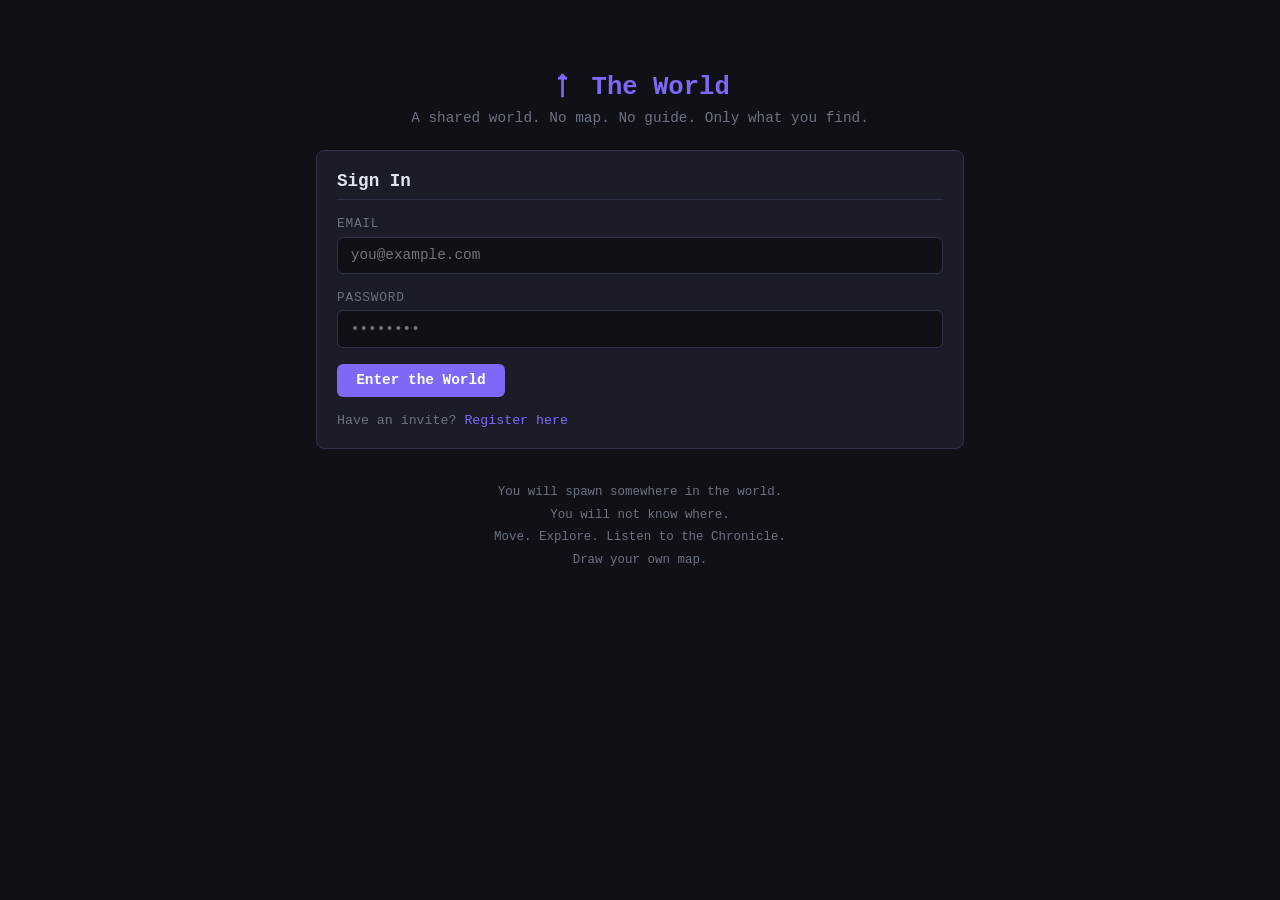
<file: index.html>
<!DOCTYPE html>
<html lang="en">
<head>
  <meta charset="UTF-8">
  <meta name="viewport" content="width=device-width, initial-scale=1.0">
  <title>The World — Enter</title>
  <link rel="stylesheet" href="css/style.css">
</head>
<body>
<div class="container">
  <div style="text-align:center; padding: 3rem 0 1.5rem;">
    <h1>⭡ The World</h1>
    <p style="color:var(--muted); font-size:.9rem; margin-top:.5rem;">
      A shared world. No map. No guide. Only what you find.
    </p>
  </div>

  <!-- SIGN IN -->
  <div class="card" id="login-form">
    <h2>Sign In</h2>
    <div class="form-group">
      <label>Email</label>
      <input type="email" id="login-email" placeholder="you@example.com">
    </div>
    <div class="form-group">
      <label>Password</label>
      <input type="password" id="login-password" placeholder="••••••••">
    </div>
    <button class="btn btn-primary" id="login-btn">Enter the World</button>
    <div id="login-error" class="error hidden"></div>
    <p style="margin-top:1rem; font-size:.83rem; color:var(--muted);">
      Have an invite? <a href="#" id="show-register">Register here</a>
    </p>
  </div>

  <!-- REGISTER -->
  <div class="card hidden" id="register-form">
    <h2>Create Account</h2>
    <div class="form-group">
      <label>Invite Code</label>
      <input type="text" id="reg-code" placeholder="e.g. 4F8931" autocomplete="off" style="text-transform:uppercase;letter-spacing:.12em">
    </div>
    <div class="form-group">
      <label>Display Name</label>
      <input type="text" id="reg-name" placeholder="How you'll appear to the world">
    </div>
    <div class="form-group">
      <label>Email</label>
      <input type="email" id="reg-email" placeholder="you@example.com">
    </div>
    <div class="form-group">
      <label>Password</label>
      <input type="password" id="reg-password" placeholder="min 6 characters">
    </div>
    <button class="btn btn-primary" id="register-btn">Begin Your Journey</button>
    <div id="reg-error" class="error hidden"></div>
    <div id="reg-success" class="success-msg hidden"></div>
    <p style="margin-top:1rem; font-size:.83rem; color:var(--muted);">
      Already registered? <a href="#" id="show-login">Sign in</a>
    </p>
  </div>

  <div style="text-align:center; margin-top:2rem; font-size:.78rem; color:var(--muted); line-height:1.8;">
    You will spawn somewhere in the world.<br>
    You will not know where.<br>
    Move. Explore. Listen to the Chronicle.<br>
    Draw your own map.
  </div>
</div>

<script type="module">
  import { supabase, db } from './js/supabase.js'
  import { login, register } from './js/auth.js'

  const { data: { session } } = await supabase.auth.getSession()
  if (session) window.location.href = 'portal.html'

  const showErr = (el, msg) => { el.textContent = msg; el.classList.remove('hidden') }
  const hideEl  = el => el.classList.add('hidden')

  document.getElementById('show-register').addEventListener('click', e => {
    e.preventDefault()
    document.getElementById('login-form').classList.add('hidden')
    document.getElementById('register-form').classList.remove('hidden')
    document.getElementById('reg-code').focus()
  })
  document.getElementById('show-login').addEventListener('click', e => {
    e.preventDefault()
    document.getElementById('register-form').classList.add('hidden')
    document.getElementById('login-form').classList.remove('hidden')
  })

  // Auto-uppercase invite code as user types
  document.getElementById('reg-code').addEventListener('input', e => {
    const pos = e.target.selectionStart
    e.target.value = e.target.value.toUpperCase()
    e.target.setSelectionRange(pos, pos)
  })

  document.getElementById('login-btn').addEventListener('click', async () => {
    const email    = document.getElementById('login-email').value.trim()
    const password = document.getElementById('login-password').value
    const errEl    = document.getElementById('login-error')
    hideEl(errEl)
    const { error } = await login(email, password)
    if (error) { showErr(errEl, error.message); return }
    window.location.href = 'portal.html'
  })

  document.getElementById('register-btn').addEventListener('click', async () => {
    const code     = document.getElementById('reg-code').value.trim().toUpperCase()
    const name     = document.getElementById('reg-name').value.trim()
    const email    = document.getElementById('reg-email').value.trim()
    const password = document.getElementById('reg-password').value
    const errEl    = document.getElementById('reg-error')
    const sucEl    = document.getElementById('reg-success')
    hideEl(errEl); hideEl(sucEl)

    if (!code)               { showErr(errEl, 'An invite code is required'); return }
    if (!name)               { showErr(errEl, 'Display name is required'); return }
    if (!email)              { showErr(errEl, 'Email is required'); return }
    if (password.length < 6) { showErr(errEl, 'Password must be at least 6 characters'); return }

    // Validate code before creating account
    const { data: codeRow, error: codeErr } = await db.player
      .from('invite_codes')
      .select('id, use_count, max_uses, expires_at')
      .eq('code', code)
      .maybeSingle()

    if (codeErr || !codeRow) {
      showErr(errEl, 'Invalid invite code'); return
    }
    if (codeRow.use_count >= codeRow.max_uses) {
      showErr(errEl, 'That invite code has already been used'); return
    }
    if (codeRow.expires_at && new Date(codeRow.expires_at) < new Date()) {
      showErr(errEl, 'That invite code has expired'); return
    }

    const btn = document.getElementById('register-btn')
    btn.disabled = true
    btn.textContent = 'Entering the world…'

    const { error: regErr } = await register(email, password, name)
    if (regErr) {
      showErr(errEl, regErr.message)
      btn.disabled = false
      btn.textContent = 'Begin Your Journey'
      return
    }

    // Get session (if email confirm is off, it exists immediately)
    const { data: { session: newSession } } = await supabase.auth.getSession()

    if (newSession) {
      // Consume the invite code now that we have an authenticated user
      await db.player.rpc('use_invite_code', {
        p_code:      code,
        p_player_id: newSession.user.id
      })
      window.location.href = 'portal.html'
    } else {
      sucEl.textContent = 'Account created! Check your email to confirm, then sign in.'
      sucEl.classList.remove('hidden')
      btn.disabled = false
      btn.textContent = 'Begin Your Journey'
    }
  })
</script>
</body>
</html>
</file>
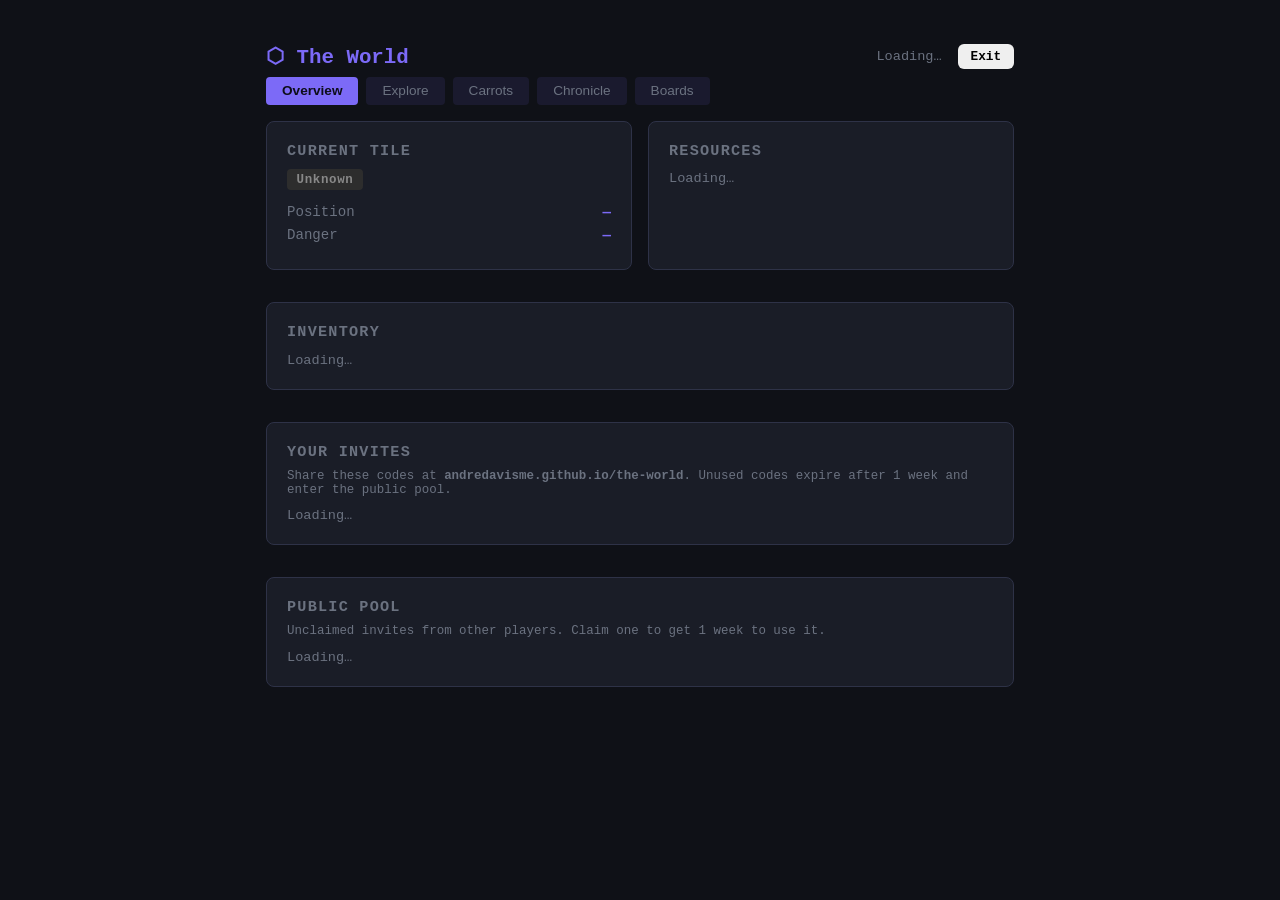
<file: portal.html>
<!DOCTYPE html>
<html lang="en">
<head>
  <meta charset="UTF-8">
  <meta name="viewport" content="width=device-width, initial-scale=1.0">
  <title>The World — Portal</title>
  <link rel="stylesheet" href="css/style.css">
  <style>
    .portal-grid{display:grid;grid-template-columns:1fr 1fr;gap:1rem;margin-top:1rem}
    .portal-grid .full-width{grid-column:1/-1}
    .stat-row{display:flex;justify-content:space-between;align-items:center;margin:.4rem 0;font-size:.88rem}
    .stat-label{color:var(--muted)} .stat-val{font-weight:600;color:var(--accent)}
    .bar-wrap{background:#1a1a2e;border-radius:4px;height:8px;flex:1;margin:0 .75rem}
    .bar-fill{height:8px;border-radius:4px;background:var(--accent);transition:width .4s}
    .tile-badge{display:inline-block;padding:.2rem .6rem;border-radius:4px;font-size:.78rem;font-weight:700;letter-spacing:.05em;margin-bottom:.5rem}
    .env-ocean{background:#0a3d62;color:#74b9ff} .env-forest{background:#1e3c1e;color:#55efc4}
    .env-mountain{background:#2d3436;color:#b2bec3} .env-desert{background:#3d2b00;color:#fdcb6e}
    .env-jungle{background:#003d1e;color:#00b894} .env-swamp{background:#1e2d1e;color:#81b214}
    .env-freshwater{background:#003d4d;color:#00cec9} .env-unknown{background:#2d2d2d;color:#888}
    .nav-tabs{display:flex;gap:.5rem;margin-bottom:1rem;flex-wrap:wrap}
    .nav-tab{padding:.4rem 1rem;border-radius:4px;cursor:pointer;background:#1a1a2e;color:var(--muted);font-size:.85rem;border:none;transition:background .2s,color .2s}
    .nav-tab.active{background:var(--accent);color:#0d0d1a;font-weight:700}
    .tab-panel{display:none} .tab-panel.active{display:block}
    .entry{border-bottom:1px solid #1a1a2e;padding:.6rem 0;font-size:.85rem;line-height:1.6}
    .entry .ts{color:var(--muted);font-size:.75rem}
    .board-select{background:#1a1a2e;color:var(--text);border:1px solid #333;border-radius:4px;padding:.4rem;width:100%;margin-bottom:.75rem}
    .post-item{border-bottom:1px solid #1a1a2e;padding:.6rem 0;font-size:.85rem}
    .post-author{color:var(--accent);font-size:.78rem}
    .post-input{width:100%;background:#1a1a2e;color:var(--text);border:1px solid #333;border-radius:4px;padding:.5rem;font-size:.85rem;margin:.4rem 0;resize:vertical;box-sizing:border-box}
    .carrot-item{display:flex;align-items:center;gap:.75rem;padding:.5rem 0;border-bottom:1px solid #1a1a2e;font-size:.85rem}
    .rarity-common{color:#b2bec3} .rarity-uncommon{color:#00cec9} .rarity-rare{color:#6c5ce7} .rarity-legendary{color:#fdcb6e} .rarity-mythic{color:#e17055}
    .move-grid{display:grid;grid-template-columns:repeat(3,48px);gap:.4rem;margin:.75rem auto;width:fit-content}
    .move-btn{width:48px;height:48px;border-radius:6px;border:none;background:#1a1a2e;color:var(--text);font-size:1.2rem;cursor:pointer;transition:background .15s}
    .move-btn:hover:not(:disabled){background:var(--accent);color:#0d0d1a}
    .move-btn:disabled{opacity:.35;cursor:default}
    #move-feedback{font-size:.82rem;color:var(--muted);text-align:center;min-height:1.4rem;margin-top:.4rem}
    .encounter-banner{border-radius:6px;padding:.7rem 1rem;margin-top:.6rem;font-size:.88rem;text-align:center;font-weight:600;display:none;line-height:1.5}
    .encounter-Common{background:#2d2d3d;color:#b2bec3}
    .encounter-Uncommon{background:#003d3d;color:#00cec9}
    .encounter-Rare{background:#2a1a4e;color:#a29bfe}
    .encounter-Legendary{background:#3d2e00;color:#fdcb6e}
    .encounter-Mythic{background:#3d1500;color:#e17055}
    #action-panel{margin-top:1rem;display:none}
    .action-panel-header{font-size:.78rem;color:var(--muted);margin-bottom:.5rem;letter-spacing:.06em;text-transform:uppercase}
    .action-btns{display:flex;flex-wrap:wrap;gap:.4rem}
    .action-btn{padding:.4rem .85rem;border-radius:5px;border:1px solid #333;background:#1a1a2e;color:var(--text);font-size:.8rem;cursor:pointer;transition:background .15s,border-color .15s}
    .action-btn:hover:not(:disabled){background:#252540;border-color:var(--accent)}
    .action-btn:disabled{opacity:.35;cursor:default}
    .action-btn .cost{color:var(--muted);font-size:.72rem;margin-left:.3rem}
    #action-result{margin-top:.6rem;padding:.6rem .8rem;border-radius:6px;background:#1a1a2e;font-size:.83rem;line-height:1.6;display:none}
    .result-rarity{font-weight:700;margin-bottom:.2rem}
    .outpost-badge{display:inline-flex;align-items:center;gap:.4rem;padding:.25rem .65rem;border-radius:4px;background:#1a1a2e;border:1px solid #6c5ce7;color:#a29bfe;font-size:.78rem;margin-top:.4rem}
    .muted{color:var(--muted);font-size:.85rem} .error-msg{color:#e17055;font-size:.83rem;margin:.4rem 0}
    /* invite codes */
    .invite-row{display:flex;justify-content:space-between;align-items:center;padding:.35rem 0;border-bottom:1px solid #1a1a2e;font-size:.85rem}
    .invite-code{font-family:monospace;letter-spacing:.12em;font-weight:700;color:var(--accent)}
    .invite-expiry{color:var(--muted);font-size:.75rem}
    .invite-used{opacity:.4;text-decoration:line-through}
    .pool-item{display:flex;justify-content:space-between;align-items:center;padding:.35rem 0;border-bottom:1px solid #1a1a2e;font-size:.85rem;gap:.5rem}
    .btn-xs{padding:.2rem .65rem;font-size:.75rem;border-radius:4px;border:1px solid var(--accent);background:transparent;color:var(--accent);cursor:pointer}
    .btn-xs:hover{background:var(--accent);color:#0d0d1a}
  </style>
</head>
<body>
<div class="container" style="max-width:780px">

  <div style="display:flex;justify-content:space-between;align-items:center;padding:1.25rem 0 .5rem">
    <h1 style="font-size:1.3rem;margin:0">⬡ The World</h1>
    <div style="display:flex;align-items:center;gap:1rem">
      <span id="player-name" style="font-size:.85rem;color:var(--muted)">Loading…</span>
      <button class="btn" id="logout-btn" style="padding:.3rem .8rem;font-size:.8rem">Exit</button>
    </div>
  </div>

  <div class="nav-tabs">
    <button class="nav-tab active" data-tab="overview">Overview</button>
    <button class="nav-tab" data-tab="explore">Explore</button>
    <button class="nav-tab" data-tab="carrots">Carrots</button>
    <button class="nav-tab" data-tab="chronicle">Chronicle</button>
    <button class="nav-tab" data-tab="boards">Boards</button>
  </div>

  <!-- OVERVIEW -->
  <div class="tab-panel active" id="tab-overview">
    <div class="portal-grid">
      <div class="card">
        <h3 style="margin-bottom:.6rem">Current Tile</h3>
        <div id="tile-env" class="tile-badge env-unknown">Unknown</div>
        <div class="stat-row"><span class="stat-label">Position</span><span class="stat-val" id="tile-pos">—</span></div>
        <div class="stat-row"><span class="stat-label">Danger</span><span class="stat-val" id="tile-risk">—</span></div>
      </div>
      <div class="card">
        <h3 style="margin-bottom:.6rem">Resources</h3>
        <div id="resource-bars"><span class="muted">Loading…</span></div>
      </div>
      <div class="card full-width">
        <h3 style="margin-bottom:.6rem">Inventory</h3>
        <div id="inventory-list"><span class="muted">Loading…</span></div>
      </div>
      <div class="card full-width">
        <h3 style="margin-bottom:.5rem">Your Invites</h3>
        <p style="font-size:.78rem;color:var(--muted);margin-bottom:.6rem">Share these codes at <strong>andredavisme.github.io/the-world</strong>. Unused codes expire after 1 week and enter the public pool.</p>
        <div id="invite-list"><span class="muted">Loading…</span></div>
      </div>
      <div class="card full-width">
        <h3 style="margin-bottom:.5rem">Public Pool</h3>
        <p style="font-size:.78rem;color:var(--muted);margin-bottom:.6rem">Unclaimed invites from other players. Claim one to get 1 week to use it.</p>
        <div id="pool-list"><span class="muted">Loading…</span></div>
      </div>
    </div>
  </div>

  <!-- EXPLORE -->
  <div class="tab-panel" id="tab-explore">
    <div class="card">
      <h3>Move</h3>
      <p id="tile-context" style="font-size:.83rem;color:var(--muted);margin:.25rem 0 .5rem">Each move costs stamina. Unknown tiles trigger an encounter roll.</p>
      <div class="move-grid">
        <button class="move-btn" data-dir="NW">⬉</button>
        <button class="move-btn" data-dir="N">⬆</button>
        <button class="move-btn" data-dir="NE">⬈</button>
        <button class="move-btn" data-dir="W">⬅</button>
        <button class="move-btn" style="background:transparent;cursor:default">⬡</button>
        <button class="move-btn" data-dir="E">➡</button>
        <button class="move-btn" data-dir="SW">⬋</button>
        <button class="move-btn" data-dir="S">⬇</button>
        <button class="move-btn" data-dir="SE">⬊</button>
      </div>
      <div id="move-feedback"></div>
      <div id="encounter-banner" class="encounter-banner"></div>
      <div id="action-panel">
        <div class="action-panel-header">What do you do?</div>
        <div id="outpost-info"></div>
        <div class="action-btns" id="action-btns"></div>
        <div id="action-result"></div>
      </div>
    </div>
    <div class="card" style="margin-top:1rem">
      <h3>Active Clues</h3>
      <div id="clue-list"><span class="muted">Loading clues…</span></div>
    </div>
  </div>

  <!-- CARROTS -->
  <div class="tab-panel" id="tab-carrots">
    <div class="card">
      <h3>Carrots Collected</h3>
      <div id="carrot-list"><span class="muted">Loading…</span></div>
    </div>
  </div>

  <!-- CHRONICLE -->
  <div class="tab-panel" id="tab-chronicle">
    <div class="card">
      <h3>The Chronicle</h3>
      <p style="font-size:.8rem;color:var(--muted);margin-bottom:.75rem">A living record of what has happened in the world.</p>
      <div id="chronicle-list"><span class="muted">Loading…</span></div>
    </div>
  </div>

  <!-- BOARDS -->
  <div class="tab-panel" id="tab-boards">
    <div class="card">
      <h3>Message Boards</h3>
      <select class="board-select" id="board-select"><option value="">Loading…</option></select>
      <div id="posts-list"><span class="muted">Select a board above.</span></div>
      <div style="margin-top:.75rem">
        <textarea class="post-input" id="new-post" rows="2" placeholder="Write a message to the world…"></textarea>
        <button class="btn btn-primary" id="post-btn" style="width:100%">Post</button>
        <div id="post-error" class="error-msg hidden"></div>
      </div>
    </div>
  </div>

</div>
<script type="module">
  import { supabase, db } from './js/supabase.js'
  import { requireAuth, logout } from './js/auth.js'
  import { loadChronicle } from './js/chronicle.js'
  import { getBoards, getPosts, postMessage } from './js/boards.js'
  import { getPlayerState, getResources, getAdjacentTiles, movePlayer } from './js/game.js'

  const session = await requireAuth()
  if (!session) throw new Error('not authed')
  const ME = session.user.id

  document.getElementById('logout-btn').addEventListener('click', logout)

  document.querySelectorAll('.nav-tab').forEach(btn => {
    btn.addEventListener('click', () => {
      document.querySelectorAll('.nav-tab').forEach(b => b.classList.remove('active'))
      document.querySelectorAll('.tab-panel').forEach(p => p.classList.remove('active'))
      btn.classList.add('active')
      document.getElementById('tab-' + btn.dataset.tab).classList.add('active')
    })
  })

  let cachedState = null

  async function loadState() {
    const { data, error } = await getPlayerState()
    if (error || !data) { console.error('state:', error); return }
    cachedState = data
    document.getElementById('player-name').textContent = data.display_name || 'Explorer'
    document.getElementById('tile-pos').textContent    = `(${data.col ?? '?'}, ${data.row ?? '?'})`
    document.getElementById('tile-risk').textContent   = data.risk_rating ?? '—'
    const env = (data.environment || 'unknown').toLowerCase()
    const envEl = document.getElementById('tile-env')
    envEl.textContent = data.environment || 'Unknown'
    envEl.className = `tile-badge env-${env}`
    renderResources(data.resources)
  }

  function renderResources(res) {
    const el = document.getElementById('resource-bars')
    if (!res) { el.innerHTML = '<span class="muted">No resource data.</span>'; return }
    const entries = Array.isArray(res) ? res : Object.entries(res).map(([k,v]) => ({ resource: k, current: v, max: 100 }))
    if (!entries.length) { el.innerHTML = '<span class="muted">No resources found.</span>'; return }
    const colors = { vitality:'var(--accent)', stamina:'#00b894', focus:'#a29bfe', influence:'#fd79a8', luck:'#fdcb6e' }
    el.innerHTML = entries.map(r => {
      const key = (r.resource || r.resource_type || '').toLowerCase()
      const cur = r.current ?? r.current_value ?? 0
      const max = r.max ?? r.max_value ?? 100
      const pct = Math.min(100, Math.round((cur / (max || 100)) * 100))
      const color = colors[key] || 'var(--accent)'
      return `<div class="stat-row">
        <span class="stat-label">${r.resource || r.resource_type}</span>
        <div class="bar-wrap"><div class="bar-fill" style="width:${pct}%;background:${color}"></div></div>
        <span class="stat-val">${cur}</span>
      </div>`
    }).join('')
  }

  async function loadInventory() {
    if (!cachedState?.player_id) return
    const { data } = await db.player.from('inventory')
      .select('item_name, quantity').eq('player_id', cachedState.player_id)
    const el = document.getElementById('inventory-list')
    if (!data?.length) { el.innerHTML = '<span class="muted">Your pack is empty.</span>'; return }
    el.innerHTML = data.map(i => `<div class="stat-row"><span>${i.item_name}</span><span class="stat-val">×${i.quantity}</span></div>`).join('')
  }

  // ── Invites ──────────────────────────────────────────────────
  async function loadInvites() {
    // Sweep expired codes into pool first
    await db.player.rpc('sweep_expired_invites')

    // My codes
    const { data: mine } = await db.player.from('invite_codes')
      .select('code, status, use_count, max_uses, expires_at')
      .eq('owner_player_id', ME)
      .order('created_at', { ascending: true })

    const invEl = document.getElementById('invite-list')
    if (!mine?.length) {
      invEl.innerHTML = '<span class="muted">No invites yet — you receive 3 after someone uses your code.</span>'
    } else {
      invEl.innerHTML = mine.map(c => {
        const isUsed   = c.status === 'used'
        const isPooled = c.status === 'pooled'
        const exp      = c.expires_at ? new Date(c.expires_at) : null
        const expStr   = exp ? `expires ${exp.toLocaleDateString()}` : 'no expiry'
        const rowClass = (isUsed || isPooled) ? 'invite-row invite-used' : 'invite-row'
        const label    = isUsed ? 'used' : isPooled ? 'pooled' : expStr
        return `<div class="${rowClass}">
          <span class="invite-code">${c.code}</span>
          <span class="invite-expiry">${label}</span>
        </div>`
      }).join('')
    }

    // Public pool (not mine, claimed_by is null, pooled status)
    const { data: pool } = await db.player.from('invite_codes')
      .select('code, pooled_at')
      .eq('status', 'pooled')
      .neq('owner_player_id', ME)
      .order('pooled_at', { ascending: true })
      .limit(10)

    const poolEl = document.getElementById('pool-list')
    if (!pool?.length) {
      poolEl.innerHTML = '<span class="muted">The pool is empty right now.</span>'
    } else {
      poolEl.innerHTML = pool.map(c =>
        `<div class="pool-item">
          <span class="invite-code">${c.code}</span>
          <span class="invite-expiry">pooled ${new Date(c.pooled_at).toLocaleDateString()}</span>
          <button class="btn-xs" data-claim="${c.code}">Claim</button>
        </div>`
      ).join('')

      poolEl.querySelectorAll('[data-claim]').forEach(btn => {
        btn.addEventListener('click', async () => {
          btn.disabled = true; btn.textContent = '…'
          const { data, error } = await db.player.rpc('claim_pooled_invite', {
            p_code:      btn.dataset.claim,
            p_player_id: ME
          })
          if (error || !data?.success) {
            btn.textContent = data?.reason || 'Unavailable'
            return
          }
          btn.closest('.pool-item').innerHTML =
            `<span class="invite-code">${data.code}</span>
             <span style="color:#00b894;font-size:.78rem">✓ Claimed — expires ${new Date(data.expires_at).toLocaleDateString()}</span>`
          loadInvites()
        })
      })
    }
  }

  async function loadAndRenderClues() {
    const el = document.getElementById('clue-list')
    if (!cachedState?.player_id) { el.innerHTML = '<span class="muted">No player data.</span>'; return }
    const { data } = await db.game.from('clues')
      .select('hint_text, status, created_at')
      .eq('status', 'active')
      .order('created_at', { ascending: false })
    if (!data?.length) { el.innerHTML = '<span class="muted">No active clues. Keep exploring.</span>'; return }
    el.innerHTML = data.map(c =>
      `<div class="entry"><div>${c.hint_text}</div><div class="ts">${new Date(c.created_at).toLocaleString()}</div></div>`
    ).join('')
  }

  async function loadAndRenderCarrots() {
    const el = document.getElementById('carrot-list')
    const { data } = await db.game.from('carrots')
      .select('label, attribute, rarity, reward_description, discovered_at')
      .eq('status', 'found')
      .order('discovered_at', { ascending: false })
    if (!data?.length) { el.innerHTML = '<span class="muted">None found yet. Follow the clues.</span>'; return }
    el.innerHTML = data.map(c =>
      `<div class="carrot-item"><span style="font-size:1.2rem">🥕</span>
      <div><div class="rarity-${c.rarity?.toLowerCase()}">${c.rarity} — ${c.attribute}</div>
      <div style="font-weight:600">${c.label||''}</div>
      <div style="color:var(--muted);font-size:.78rem">${c.reward_description||''}</div></div></div>`
    ).join('')
  }

  const encounterFlavour = {
    Common:    { icon: '👁', lines: ['Something stirs in the undergrowth.', 'A presence watches from the shadows.', 'The world noticed you arrive.'] },
    Uncommon:  { icon: '⚡', lines: ['The air crackles with unusual energy.', 'An uncommon force stirs nearby.', 'Something here is worth paying attention to.'] },
    Rare:      { icon: '💠', lines: ['A rare pulse ripples through the tile.', 'The ecosystem reacts strangely to your presence.', 'Something precious stirs.'] },
    Legendary: { icon: '🔥', lines: ['The ground trembles beneath you.', 'A legendary force has awakened.', 'Stories will be told of this moment.'] },
    Mythic:    { icon: '✦', lines: ['Reality fractures at the edges.', 'A mythic presence fills the air.', 'Few have stood here and walked away unchanged.'] },
  }

  function showEncounterBanner(rarity) {
    const banner = document.getElementById('encounter-banner')
    if (!rarity) { banner.style.display = 'none'; return }
    const f = encounterFlavour[rarity] || { icon: '?', lines: [`Encounter: ${rarity}`] }
    const line = f.lines[Math.floor(Math.random() * f.lines.length)]
    banner.className = `encounter-banner encounter-${rarity}`
    banner.style.display = 'block'
    banner.innerHTML = `<div>${f.icon} <strong>${rarity} Encounter</strong></div><div style="font-weight:400;margin-top:.2rem">${line}</div>`
    setTimeout(() => { banner.style.display = 'none' }, 8000)
  }

  const envActions = {
    Forest:     ['Explore','Hunt','Study','Endure','Trigger_Encounter','Establish_Outpost'],
    Jungle:     ['Explore','Hunt','Excavate','Study','Endure','Trigger_Encounter','Establish_Outpost'],
    Swamp:      ['Explore','Hunt','Study','Endure','Trigger_Encounter','Establish_Outpost'],
    Mountain:   ['Explore','Excavate','Study','Endure','Trigger_Encounter','Establish_Outpost'],
    Desert:     ['Explore','Excavate','Hunt','Endure','Trigger_Encounter','Establish_Outpost'],
    Ocean:      ['Explore','Hunt','Study','Endure','Trigger_Encounter','Establish_Outpost'],
    Freshwater: ['Explore','Hunt','Study','Endure','Trigger_Encounter','Establish_Outpost'],
    default:    ['Explore','Endure','Trigger_Encounter'],
  }

  const actionMeta = {
    Explore:           { label: 'Explore',           icon: '🔍', cost: '2 Stamina',        resource: 'Stamina',   amount: 2 },
    Hunt:              { label: 'Hunt',              icon: '🏹', cost: '3 Stamina',        resource: 'Stamina',   amount: 3 },
    Excavate:          { label: 'Excavate',          icon: '⛏️',  cost: '3 Stamina',        resource: 'Stamina',   amount: 3 },
    Study:             { label: 'Study',             icon: '📜', cost: '2 Focus',          resource: 'Focus',     amount: 2 },
    Endure:            { label: 'Endure',            icon: '💚', cost: 'Free — +2 Vitality',resource: null,       amount: 0 },
    Trade:             { label: 'Trade',             icon: '🤝', cost: '3 Influence',      resource: 'Influence', amount: 3 },
    Trigger_Encounter: { label: 'Seek Encounter',    icon: '🎲', cost: '1 Luck',           resource: 'Luck',      amount: 1 },
    Establish_Outpost: { label: 'Establish Outpost', icon: '🏠', cost: '5 Influence',      resource: 'Influence', amount: 5 },
  }

  function getResourceVal(resourceName) {
    if (!cachedState?.resources) return 0
    const r = cachedState.resources.find(x => (x.resource||x.resource_type||'').toLowerCase() === resourceName.toLowerCase())
    return r ? (r.current ?? r.current_value ?? 0) : 0
  }

  async function renderActionPanel(tileId, environment, isFirstVisit, hasOutpost, outpostName) {
    const panel  = document.getElementById('action-panel')
    const btns   = document.getElementById('action-btns')
    const info   = document.getElementById('outpost-info')
    const result = document.getElementById('action-result')
    result.style.display = 'none'
    panel.style.display  = 'block'
    info.innerHTML = hasOutpost
      ? `<div class="outpost-badge">🏠 <span>${outpostName || 'Outpost'}</span></div>`
      : ''
    const allowed     = envActions[environment] || envActions.default
    const filtered    = hasOutpost ? allowed.filter(a => a !== 'Establish_Outpost') : allowed
    const finalActions = filtered.filter(a => a !== 'Trade' || hasOutpost)
    btns.innerHTML = finalActions.map(action => {
      const m = actionMeta[action]
      const res = m.resource ? getResourceVal(m.resource) : 999
      const disabled = m.resource && res < m.amount ? 'disabled' : ''
      return `<button class="action-btn" data-action="${action}" data-tile="${tileId}" ${disabled}>
        ${m.icon} ${m.label} <span class="cost">${m.cost}</span>
      </button>`
    }).join('')
    const ctx = document.getElementById('tile-context')
    ctx.textContent = isFirstVisit
      ? `First time here. The ${environment || 'area'} stretches before you.`
      : `You know this ${environment || 'tile'}. Something may still remain.`
  }

  const rarityColors = { Common:'#b2bec3', Uncommon:'#00cec9', Rare:'#a29bfe', Legendary:'#fdcb6e', Mythic:'#e17055' }

  document.getElementById('action-btns').addEventListener('click', async e => {
    const btn = e.target.closest('.action-btn')
    if (!btn || btn.disabled) return
    const action   = btn.dataset.action
    const tileId   = btn.dataset.tile
    const resultEl = document.getElementById('action-result')
    document.querySelectorAll('.action-btn').forEach(b => b.disabled = true)
    resultEl.style.display = 'block'
    resultEl.innerHTML = '<span style="color:var(--muted)">Acting…</span>'
    const { data, error } = await db.game.rpc('resolve_action', {
      p_player_id:   cachedState.player_id,
      p_action_type: action,
      p_tile_id:     tileId
    })
    if (error || !data?.success) {
      const reason = data?.reason || error?.message || 'Something went wrong.'
      resultEl.innerHTML = `<span style="color:#e17055">⚠️ ${reason}</span>`
      document.querySelectorAll('.action-btn').forEach(b => b.disabled = false)
      return
    }
    let html = `<div style="color:var(--text)">${data.outcome || 'Done.'}</div>`
    if (data.rarity) {
      const color = rarityColors[data.rarity] || 'var(--accent)'
      html += `<div class="result-rarity" style="color:${color};margin-top:.3rem">🥕 ${data.rarity} carrot spawned on this tile.</div>`
    }
    if (data.cost > 0) {
      html += `<div style="color:var(--muted);font-size:.78rem;margin-top:.2rem">−${data.cost} ${data.resource}</div>`
    }
    resultEl.innerHTML = html
    await loadState()
    await loadAndRenderClues()
    await loadAndRenderCarrots()
    const { data: tileData } = await db.game.from('world_tiles').select('environment').eq('id', tileId).single()
    const { data: outpost }  = await db.game.from('outposts').select('name').eq('tile_id', tileId).maybeSingle()
    const { data: logRow }   = await db.player.from('exploration_log').select('tile_id').eq('player_id', cachedState.player_id).eq('tile_id', tileId).maybeSingle()
    renderActionPanel(tileId, tileData?.environment, !logRow, !!outpost, outpost?.name)
    document.querySelectorAll('.action-btn').forEach(b => {
      const m = actionMeta[b.dataset.action]
      b.disabled = !!(m?.resource && getResourceVal(m.resource) < m.amount)
    })
  })

  document.querySelectorAll('.move-btn[data-dir]').forEach(btn => {
    btn.addEventListener('click', async () => {
      const fb = document.getElementById('move-feedback')
      if (!cachedState) { fb.textContent = 'State not loaded yet.'; return }
      document.querySelectorAll('.move-btn[data-dir]').forEach(b => b.disabled = true)
      fb.textContent = 'Moving…'
      document.getElementById('encounter-banner').style.display = 'none'
      document.getElementById('action-panel').style.display     = 'none'
      document.getElementById('action-result').style.display    = 'none'
      const tiles  = await getAdjacentTiles(cachedState.col ?? 0, cachedState.row ?? 0)
      const target = tiles.find(t => t.dir === btn.dataset.dir)
      if (!target?.tile_id) {
        fb.textContent = 'No tile in that direction.'
        document.querySelectorAll('.move-btn[data-dir]').forEach(b => b.disabled = false)
        return
      }
      const { data: logRow } = await db.player.from('exploration_log')
        .select('tile_id').eq('player_id', cachedState.player_id).eq('tile_id', target.tile_id).maybeSingle()
      const isFirstVisit = !logRow
      const { data, error } = await movePlayer(cachedState.player_id, target.tile_id)
      if (error) {
        fb.textContent = error.message || 'Error moving.'
        document.querySelectorAll('.move-btn[data-dir]').forEach(b => b.disabled = false)
        return
      }
      const env = data?.environment || target.environment || ''
      fb.textContent = isFirstVisit
        ? `You step into the ${env || 'unknown'} for the first time.`
        : `You return to the ${env || 'tile'}.`
      if (isFirstVisit) {
        const riskRating = data?.ecosystem?.risk ?? cachedState.risk_rating ?? 3
        const luckVal    = getResourceVal('Luck')
        const { data: rarity } = await db.game.rpc('roll_encounter', {
          p_risk_rating: riskRating,
          p_luck_bonus:  luckVal * 0.01
        })
        showEncounterBanner(rarity)
      }
      await loadState()
      await loadAndRenderClues()
      const { data: outpost } = await db.game.from('outposts')
        .select('name').eq('tile_id', target.tile_id).maybeSingle()
      renderActionPanel(target.tile_id, data?.environment || env, isFirstVisit, !!outpost, outpost?.name)
      document.querySelectorAll('.move-btn[data-dir]').forEach(b => b.disabled = false)
    })
  })

  async function renderChronicle() {
    const data = await loadChronicle()
    const el   = document.getElementById('chronicle-list')
    if (!data?.length) { el.innerHTML = '<span class="muted">The world is silent… for now.</span>'; return }
    el.innerHTML = data.map(e =>
      `<div class="entry">
        <div style="font-weight:600">${e.headline||''}</div>
        <div>${e.body||''}</div>
        <div class="ts">${e.environment||''} — ${new Date(e.created_at).toLocaleString()}</div>
      </div>`
    ).join('')
  }

  const boards = await getBoards()
  const boardSel = document.getElementById('board-select')
  boardSel.innerHTML = boards?.map(b => `<option value="${b.id}">${b.name}</option>`).join('') || '<option value="">No boards yet</option>'

  async function refreshPosts() {
    const bid = boardSel.value; if (!bid) return
    const posts = await getPosts(bid)
    const el = document.getElementById('posts-list')
    if (!posts?.length) { el.innerHTML = '<span class="muted">No posts yet. Be the first.</span>'; return }
    el.innerHTML = posts.map(p =>
      `<div class="post-item"><div class="post-author">${p.display_name||'Unknown'} • ${new Date(p.created_at).toLocaleString()}</div><div>${p.content||''}</div></div>`
    ).join('')
  }
  boardSel.addEventListener('change', refreshPosts)
  if (boards?.length) refreshPosts()

  document.getElementById('post-btn').addEventListener('click', async () => {
    const body  = document.getElementById('new-post').value.trim()
    const bid   = boardSel.value
    const errEl = document.getElementById('post-error')
    const name  = document.getElementById('player-name').textContent
    errEl.classList.add('hidden')
    if (!body || !bid) return
    const { error } = await postMessage(bid, cachedState?.player_id, name, body)
    if (error) { errEl.textContent = error.message; errEl.classList.remove('hidden'); return }
    document.getElementById('new-post').value = ''
    refreshPosts()
  })

  await loadState()
  await Promise.all([loadInventory(), loadAndRenderClues(), loadAndRenderCarrots(), renderChronicle(), loadInvites()])
</script>
</body>
</html>
</file>
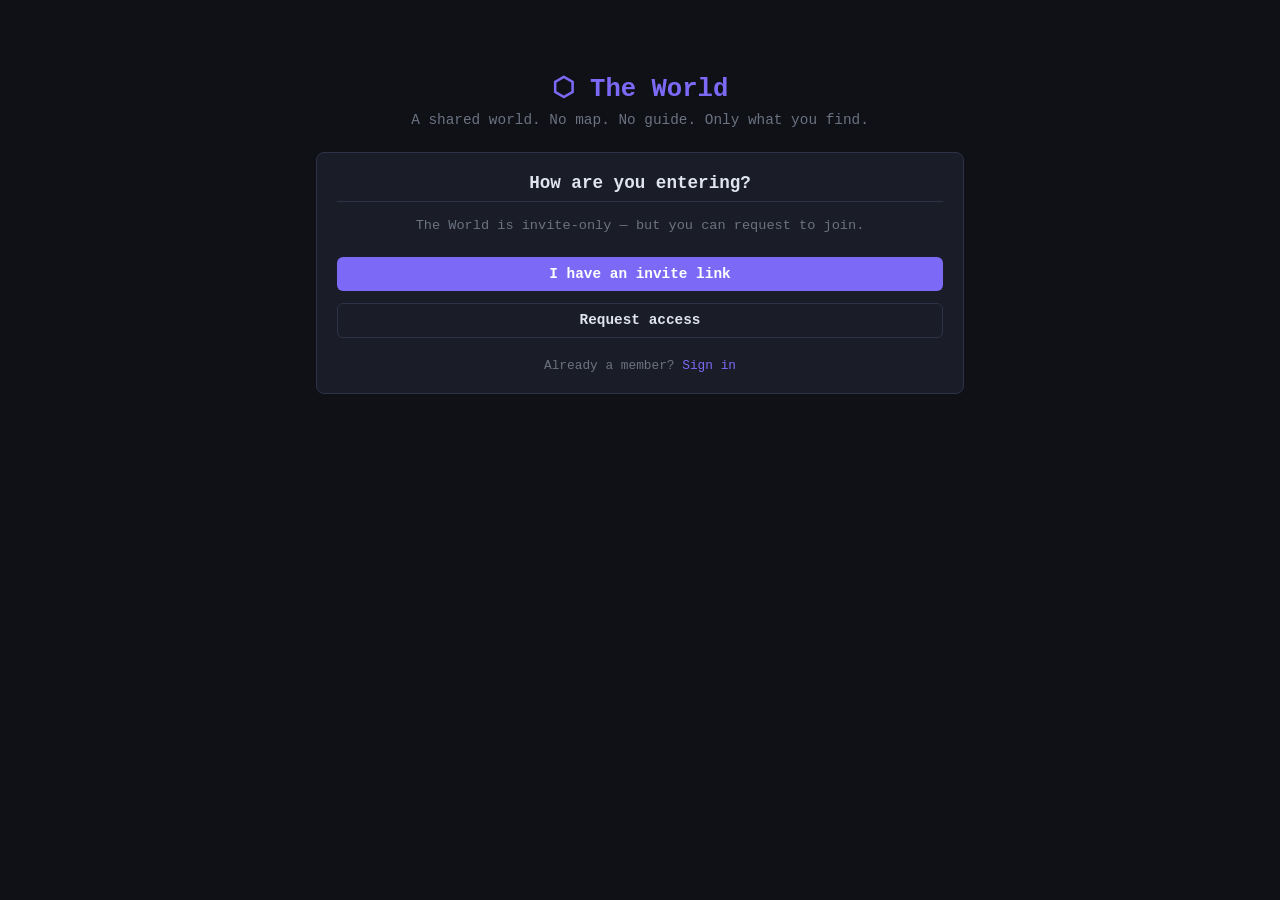
<file: request-access.html>
<!DOCTYPE html>
<html lang="en">
<head>
  <meta charset="UTF-8">
  <meta name="viewport" content="width=device-width, initial-scale=1.0">
  <title>The World — Request Access</title>
  <link rel="stylesheet" href="css/style.css">
</head>
<body>
<div class="container">
  <div style="text-align:center; padding: 3rem 0 1.5rem;">
    <h1>⬡ The World</h1>
    <p style="color:var(--muted); font-size:.9rem; margin-top:.5rem;">
      A shared world. No map. No guide. Only what you find.
    </p>
  </div>

  <!-- Entry choice -->
  <div id="entry-choice" class="card" style="text-align:center;">
    <h2>How are you entering?</h2>
    <p style="color:var(--muted); font-size:.85rem; margin-bottom:1.5rem;">
      The World is invite-only — but you can request to join.
    </p>
    <div style="display:flex; flex-direction:column; gap:.75rem;">
      <button class="btn btn-primary" id="btn-have-invite">I have an invite link</button>
      <button class="btn btn-outline" id="btn-request-access">Request access</button>
    </div>
    <p style="margin-top:1.25rem; font-size:.8rem; color:var(--muted);">
      Already a member? <a href="index.html">Sign in</a>
    </p>
  </div>

  <!-- Token signup (existing flow) -->
  <div id="invite-panel" class="card hidden">
    <h2>Enter Your Invite Code</h2>
    <p style="color:var(--muted); font-size:.85rem; margin-bottom:1rem;">
      Paste the token from your invite link below.
    </p>
    <div class="form-group">
      <label>Invite Token</label>
      <input type="text" id="invite-token" placeholder="e.g. 3f9a2c…" autocomplete="off">
    </div>
    <button class="btn btn-primary" id="verify-token-btn">Verify Invite</button>
    <div id="token-error" class="error hidden"></div>
    <div id="token-success" class="success-msg hidden"></div>
    <p style="margin-top:1rem; font-size:.8rem; color:var(--muted);">
      <a href="#" id="back-from-invite">← Back</a>
    </p>
  </div>

  <!-- Request access form -->
  <div id="request-panel" class="card hidden">
    <h2>Request Access</h2>
    <p style="color:var(--muted); font-size:.85rem; margin-bottom:1rem;">
      Tell us a little about yourself. Staff reviews requests and issues invites manually.
    </p>
    <div class="form-group">
      <label>Your Name</label>
      <input type="text" id="req-name" placeholder="Display name or real name">
    </div>
    <div class="form-group">
      <label>Email</label>
      <input type="email" id="req-email" placeholder="you@example.com">
    </div>
    <div class="form-group">
      <label>Why do you want in?</label>
      <textarea id="req-message" rows="4" placeholder="Tell us how you heard about The World, what draws you to it, or anything else…"></textarea>
    </div>
    <button class="btn btn-primary" id="submit-request-btn">Submit Request</button>
    <div id="req-error" class="error hidden"></div>
    <div id="req-success" class="success-msg hidden"></div>
    <p style="margin-top:1rem; font-size:.8rem; color:var(--muted);">
      <a href="#" id="back-from-request">← Back</a>
    </p>
  </div>

  <!-- Confirmation state -->
  <div id="confirmed-panel" class="card hidden" style="text-align:center;">
    <div style="font-size:2.5rem; margin-bottom:1rem;">✦</div>
    <h2 style="border:none;">Request Submitted</h2>
    <p style="color:var(--muted); font-size:.88rem; line-height:1.7; margin-top:.75rem;">
      Your request has been logged. Staff will review it and, if approved,
      an invite link will be sent to your email.<br><br>
      Most requests are reviewed within a few days.
    </p>
    <p style="margin-top:1.5rem; font-size:.8rem; color:var(--muted);">
      <a href="index.html">← Back to sign in</a>
    </p>
  </div>

</div>

<script type="module" src="js/request-access.js"></script>
</body>
</html>
</file>
<file: css/style.css>
*, *::before, *::after { box-sizing: border-box; margin: 0; padding: 0; }

:root {
  --bg:       #0f1117;
  --surface:  #1a1d27;
  --border:   #2e3247;
  --text:     #e0e4f0;
  --muted:    #6b7280;
  --accent:   #7c6af7;
  --success:  #34d399;
  --warn:     #fbbf24;
  --danger:   #f87171;
  --ocean:    #1a6eaf; --desert: #d4a855; --swamp: #4a6741;
  --jungle:   #2e8b2e; --forest: #1f5c1f; --freshwater: #5bc8e8;
  --mountain: #8b7355;
}

body { background: var(--bg); color: var(--text); font-family: 'Courier New', monospace; min-height: 100vh; }
.container { max-width: 680px; margin: 0 auto; padding: 1.5rem 1rem; }
h1 { font-size: 1.6rem; color: var(--accent); margin-bottom: .25rem; }
h2 { font-size: 1.1rem; color: var(--text); margin-bottom: 1rem; border-bottom: 1px solid var(--border); padding-bottom: .5rem; }
h3 { font-size: .95rem; color: var(--muted); text-transform: uppercase; letter-spacing: .08em; margin-bottom: .75rem; }
a { color: var(--accent); text-decoration: none; }
a:hover { text-decoration: underline; }
nav { display: flex; gap: 1.25rem; padding: .75rem 0; border-bottom: 1px solid var(--border); margin-bottom: 1.5rem; font-size: .85rem; }
.card { background: var(--surface); border: 1px solid var(--border); border-radius: 8px; padding: 1.25rem; margin-bottom: 1rem; }
.form-group { margin-bottom: 1rem; }
label { display: block; font-size: .8rem; color: var(--muted); margin-bottom: .35rem; text-transform: uppercase; letter-spacing: .06em; }
input, textarea, select { width: 100%; padding: .6rem .8rem; background: var(--bg); border: 1px solid var(--border); border-radius: 6px; color: var(--text); font-family: inherit; font-size: .9rem; }
input:focus, textarea:focus { outline: 2px solid var(--accent); border-color: transparent; }
textarea { resize: vertical; min-height: 80px; }
.btn { display: inline-block; padding: .55rem 1.2rem; border-radius: 6px; border: none; cursor: pointer; font-family: inherit; font-size: .9rem; font-weight: 600; transition: opacity .15s; }
.btn:hover { opacity: .85; }
.btn:disabled { opacity: .4; cursor: not-allowed; }
.btn-primary  { background: var(--accent); color: #fff; }
.btn-outline  { background: transparent; border: 1px solid var(--border); color: var(--text); }
.btn-dir { background: var(--surface); border: 1px solid var(--border); color: var(--text); width: 52px; height: 52px; border-radius: 8px; font-size: 1rem; }
.btn-dir:hover:not(:disabled) { border-color: var(--accent); color: var(--accent); }
.resources { display: grid; grid-template-columns: repeat(2, 1fr); gap: .6rem; margin-bottom: 1rem; }
.resource { padding: .6rem .8rem; background: var(--bg); border: 1px solid var(--border); border-radius: 6px; }
.resource-label { font-size: .7rem; color: var(--muted); text-transform: uppercase; letter-spacing: .06em; }
.resource-bar { height: 6px; background: var(--border); border-radius: 3px; margin: .35rem 0; }
.resource-fill { height: 100%; border-radius: 3px; transition: width .3s; }
.resource-meta { font-size: .75rem; color: var(--muted); }
.cooldown { color: var(--warn); font-size: .72rem; }
.env-badge { display: inline-block; padding: .25rem .7rem; border-radius: 20px; font-size: .8rem; font-weight: 700; text-transform: uppercase; letter-spacing: .06em; }
.env-Ocean { background: var(--ocean); color: #fff; }
.env-Desert { background: var(--desert); color: #000; }
.env-Swamp { background: var(--swamp); color: #fff; }
.env-Jungle { background: var(--jungle); color: #fff; }
.env-Forest { background: var(--forest); color: #fff; }
.env-Freshwater { background: var(--freshwater); color: #000; }
.env-Mountain { background: var(--mountain); color: #fff; }
.rarity { padding: .15rem .5rem; border-radius: 4px; font-size: .75rem; font-weight: 700; }
.rarity-Common    { background: #374151; color: #d1d5db; }
.rarity-Uncommon  { background: #14532d; color: #86efac; }
.rarity-Rare      { background: #1e3a5f; color: #93c5fd; }
.rarity-Legendary { background: #3d1a00; color: #fbbf24; }
.rarity-Mythic    { background: #2e0036; color: #e879f9; }
.dir-pad { display: grid; grid-template-columns: 52px 52px 52px; grid-template-rows: 52px 52px 52px; gap: 4px; justify-content: center; margin: 1rem 0; }
.dir-pad .n { grid-column: 2; grid-row: 1; }
.dir-pad .w { grid-column: 1; grid-row: 2; }
.dir-pad .e { grid-column: 3; grid-row: 2; }
.dir-pad .s { grid-column: 2; grid-row: 3; }
.actions { display: flex; flex-wrap: wrap; gap: .5rem; margin-bottom: 1rem; }
.outcome { background: var(--bg); border-left: 3px solid var(--accent); padding: .75rem 1rem; font-size: .85rem; border-radius: 0 6px 6px 0; min-height: 2.5rem; }
.feed { display: flex; flex-direction: column; gap: .6rem; }
.feed-item { padding: .75rem; background: var(--bg); border: 1px solid var(--border); border-radius: 6px; font-size: .83rem; }
.feed-item .meta { color: var(--muted); font-size: .72rem; margin-top: .3rem; }
.feed-item .headline { color: var(--text); }
.eco-grid { display: grid; grid-template-columns: repeat(5, 1fr); gap: .4rem; }
.eco-item { text-align: center; font-size: .72rem; color: var(--muted); }
.eco-val  { font-size: 1.2rem; font-weight: 700; color: var(--text); }
.error { color: var(--danger); font-size: .85rem; margin-top: .5rem; }
.success-msg { color: var(--success); font-size: .85rem; margin-top: .5rem; }
.hidden { display: none !important; }
</file>
